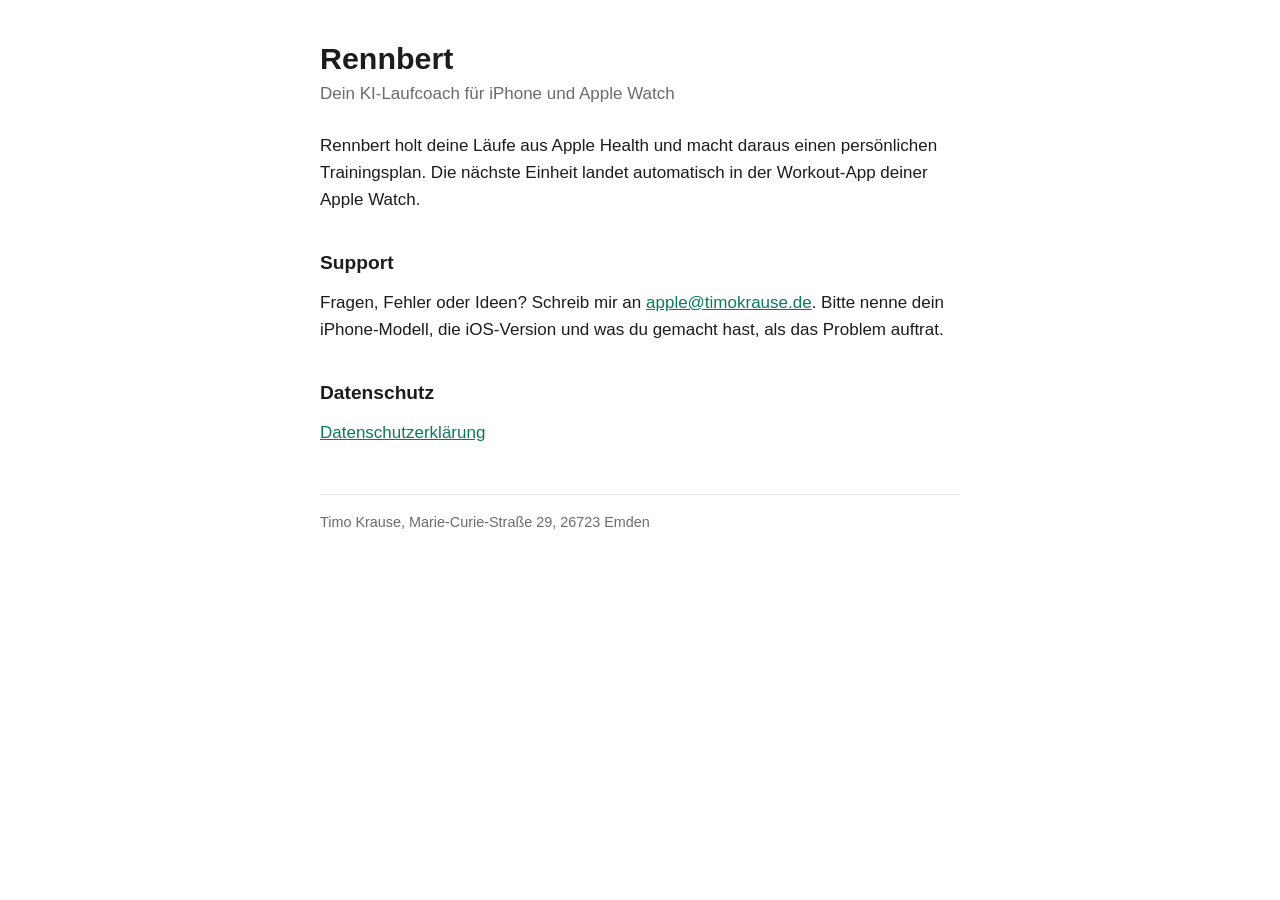
<file: index.html>
<!doctype html>
<html lang="de">
<head>
<meta charset="utf-8">
<meta name="viewport" content="width=device-width, initial-scale=1">
<title>Rennbert – Support</title>
<link rel="stylesheet" href="style.css">
</head>
<body>
<main>
  <h1>Rennbert</h1>
  <p class="meta">Dein KI-Laufcoach für iPhone und Apple Watch</p>

  <p>Rennbert holt deine Läufe aus Apple Health und macht daraus einen persönlichen Trainingsplan. Die nächste Einheit landet automatisch in der Workout-App deiner Apple Watch.</p>

  <h2>Support</h2>
  <p>Fragen, Fehler oder Ideen? Schreib mir an <a href="mailto:apple@timokrause.de">apple@timokrause.de</a>. Bitte nenne dein iPhone-Modell, die iOS-Version und was du gemacht hast, als das Problem auftrat.</p>

  <h2>Datenschutz</h2>
  <p><a href="datenschutz.html">Datenschutzerklärung</a></p>

  <footer>Timo Krause, Marie-Curie-Straße 29, 26723 Emden</footer>
</main>
</body>
</html>
</file>
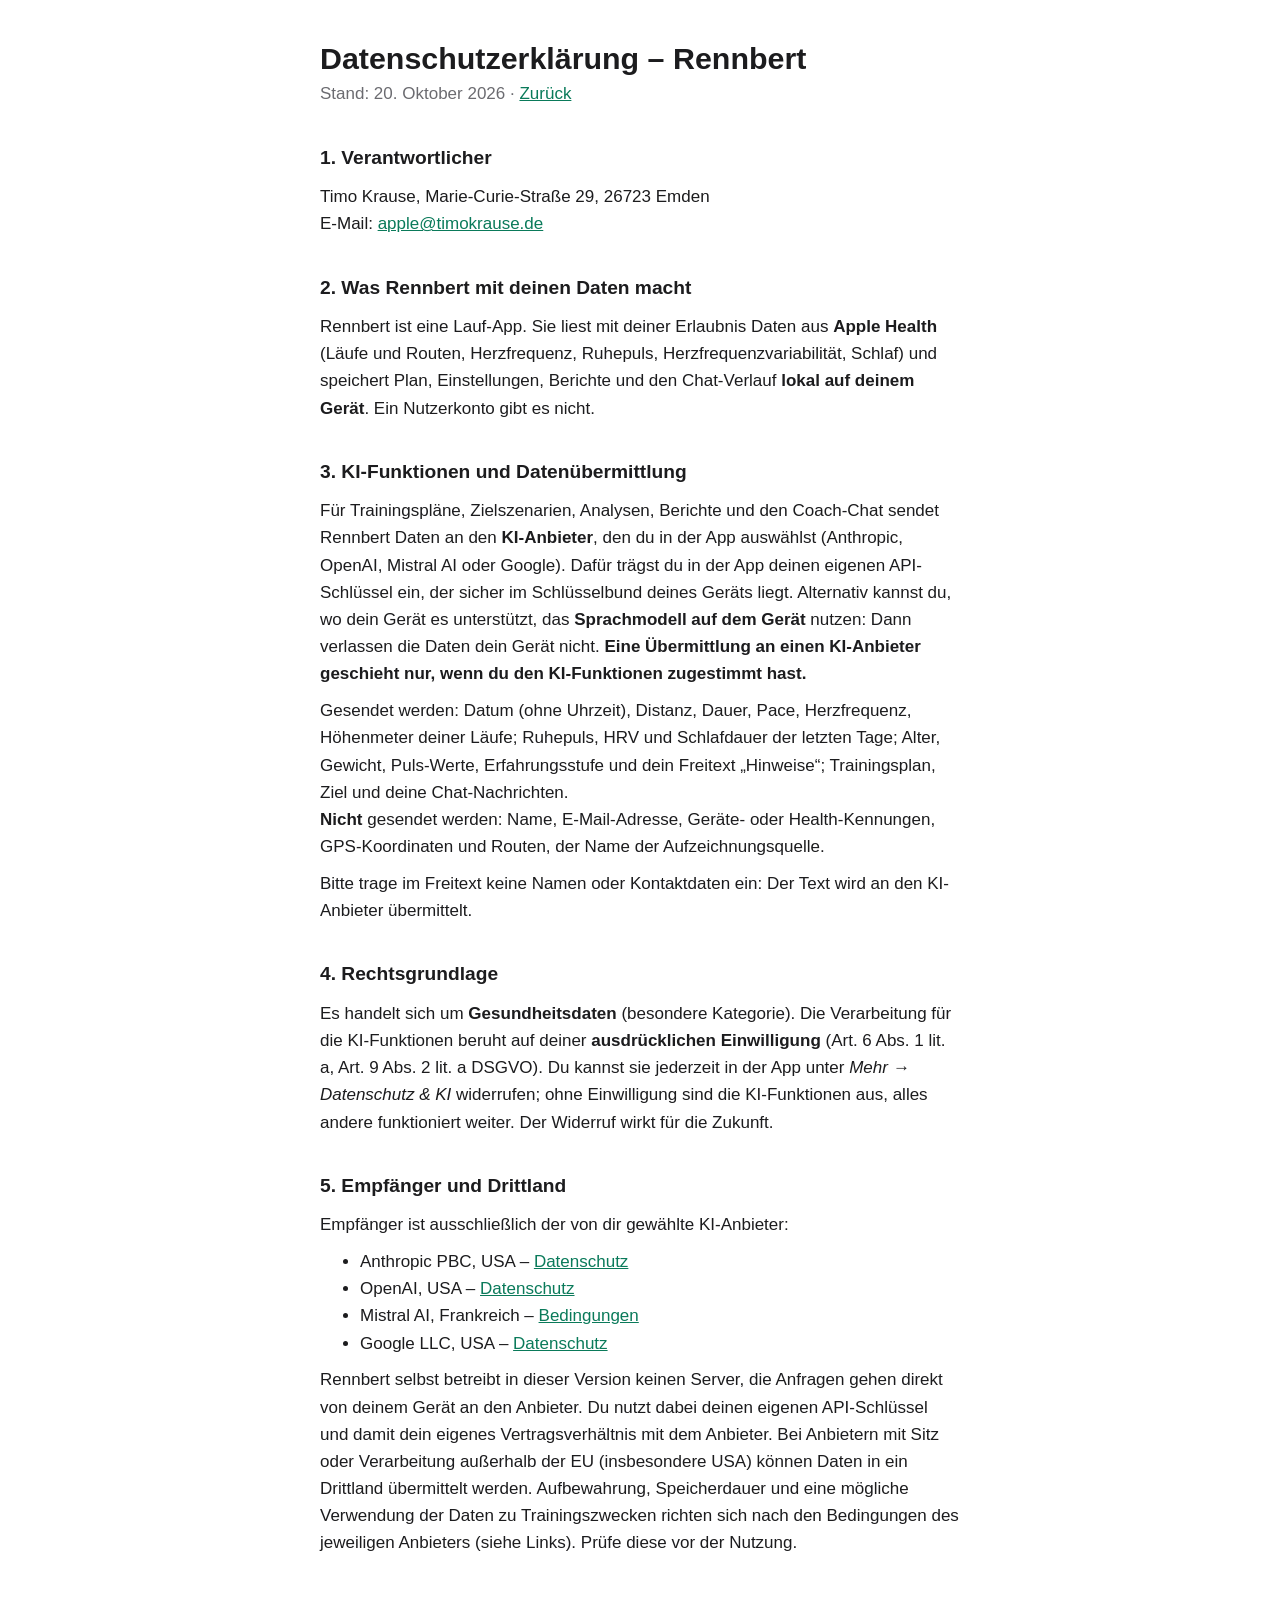
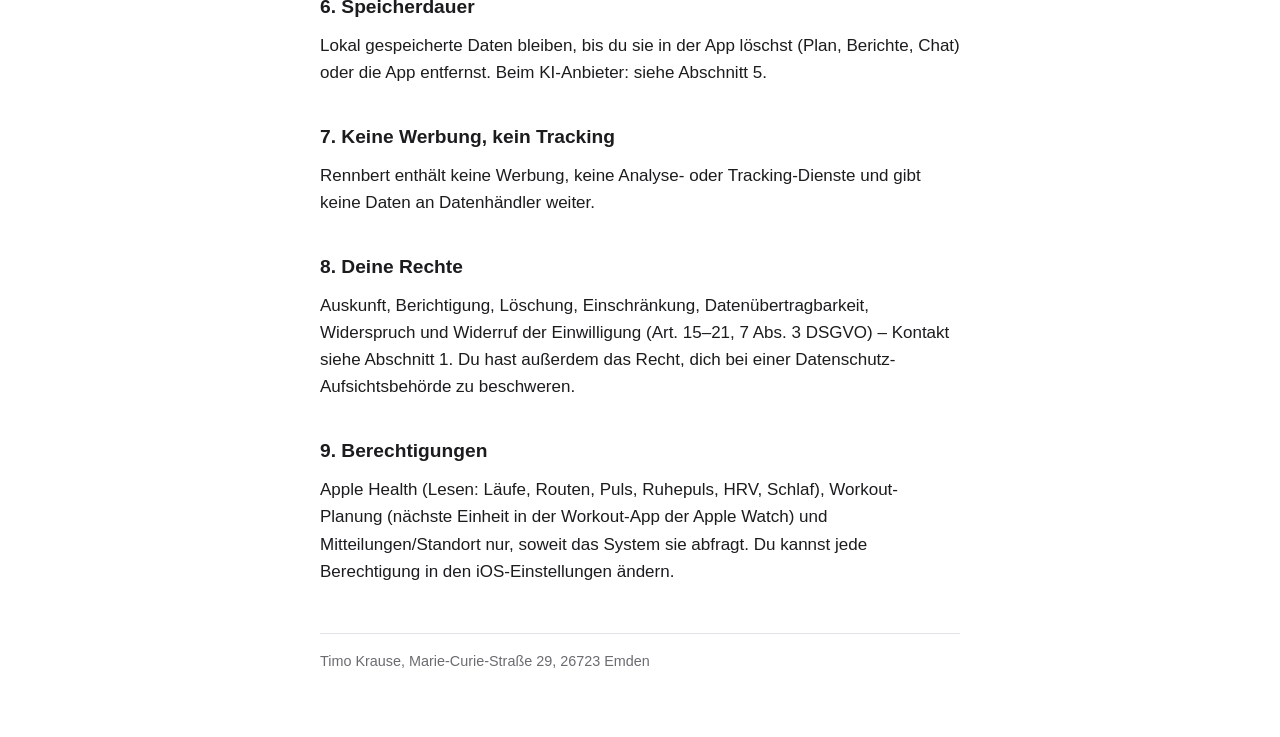
<file: datenschutz.html>
<!doctype html>
<html lang="de">
<head>
<meta charset="utf-8">
<meta name="viewport" content="width=device-width, initial-scale=1">
<title>Rennbert – Datenschutzerklärung</title>
<link rel="stylesheet" href="style.css">
</head>
<body>
<main>
  <h1>Datenschutzerklärung – Rennbert</h1>
  <p class="meta">Stand: 20. Oktober 2026 · <a href="index.html">Zurück</a></p>

  <h2>1. Verantwortlicher</h2>
  <p>Timo Krause, Marie-Curie-Straße 29, 26723 Emden<br>
  E-Mail: <a href="mailto:apple@timokrause.de">apple@timokrause.de</a></p>

  <h2>2. Was Rennbert mit deinen Daten macht</h2>
  <p>Rennbert ist eine Lauf-App. Sie liest mit deiner Erlaubnis Daten aus <strong>Apple Health</strong> (Läufe und Routen, Herzfrequenz, Ruhepuls, Herzfrequenzvariabilität, Schlaf) und speichert Plan, Einstellungen, Berichte und den Chat-Verlauf <strong>lokal auf deinem Gerät</strong>. Ein Nutzerkonto gibt es nicht.</p>

  <h2>3. KI-Funktionen und Datenübermittlung</h2>
  <p>Für Trainingspläne, Zielszenarien, Analysen, Berichte und den Coach-Chat sendet Rennbert Daten an den <strong>KI-Anbieter</strong>, den du in der App auswählst (Anthropic, OpenAI, Mistral AI oder Google). Dafür trägst du in der App deinen eigenen API-Schlüssel ein, der sicher im Schlüsselbund deines Geräts liegt. Alternativ kannst du, wo dein Gerät es unterstützt, das <strong>Sprachmodell auf dem Gerät</strong> nutzen: Dann verlassen die Daten dein Gerät nicht. <strong>Eine Übermittlung an einen KI-Anbieter geschieht nur, wenn du den KI-Funktionen zugestimmt hast.</strong></p>
  <p>Gesendet werden: Datum (ohne Uhrzeit), Distanz, Dauer, Pace, Herzfrequenz, Höhenmeter deiner Läufe; Ruhepuls, HRV und Schlafdauer der letzten Tage; Alter, Gewicht, Puls-Werte, Erfahrungsstufe und dein Freitext „Hinweise“; Trainingsplan, Ziel und deine Chat-Nachrichten.<br>
  <strong>Nicht</strong> gesendet werden: Name, E-Mail-Adresse, Geräte- oder Health-Kennungen, GPS-Koordinaten und Routen, der Name der Aufzeichnungsquelle.</p>
  <p>Bitte trage im Freitext keine Namen oder Kontaktdaten ein: Der Text wird an den KI-Anbieter übermittelt.</p>

  <h2>4. Rechtsgrundlage</h2>
  <p>Es handelt sich um <strong>Gesundheitsdaten</strong> (besondere Kategorie). Die Verarbeitung für die KI-Funktionen beruht auf deiner <strong>ausdrücklichen Einwilligung</strong> (Art. 6 Abs. 1 lit. a, Art. 9 Abs. 2 lit. a DSGVO). Du kannst sie jederzeit in der App unter <em>Mehr → Datenschutz &amp; KI</em> widerrufen; ohne Einwilligung sind die KI-Funktionen aus, alles andere funktioniert weiter. Der Widerruf wirkt für die Zukunft.</p>

  <h2>5. Empfänger und Drittland</h2>
  <p>Empfänger ist ausschließlich der von dir gewählte KI-Anbieter:</p>
  <ul>
    <li>Anthropic PBC, USA – <a href="https://www.anthropic.com/legal/privacy">Datenschutz</a></li>
    <li>OpenAI, USA – <a href="https://openai.com/policies/privacy-policy">Datenschutz</a></li>
    <li>Mistral AI, Frankreich – <a href="https://mistral.ai/terms">Bedingungen</a></li>
    <li>Google LLC, USA – <a href="https://policies.google.com/privacy">Datenschutz</a></li>
  </ul>
  <p>Rennbert selbst betreibt in dieser Version keinen Server, die Anfragen gehen direkt von deinem Gerät an den Anbieter. Du nutzt dabei deinen eigenen API-Schlüssel und damit dein eigenes Vertragsverhältnis mit dem Anbieter. Bei Anbietern mit Sitz oder Verarbeitung außerhalb der EU (insbesondere USA) können Daten in ein Drittland übermittelt werden. Aufbewahrung, Speicherdauer und eine mögliche Verwendung der Daten zu Trainingszwecken richten sich nach den Bedingungen des jeweiligen Anbieters (siehe Links). Prüfe diese vor der Nutzung.</p>

  <h2>6. Speicherdauer</h2>
  <p>Lokal gespeicherte Daten bleiben, bis du sie in der App löschst (Plan, Berichte, Chat) oder die App entfernst. Beim KI-Anbieter: siehe Abschnitt 5.</p>

  <h2>7. Keine Werbung, kein Tracking</h2>
  <p>Rennbert enthält keine Werbung, keine Analyse- oder Tracking-Dienste und gibt keine Daten an Datenhändler weiter.</p>

  <h2>8. Deine Rechte</h2>
  <p>Auskunft, Berichtigung, Löschung, Einschränkung, Datenübertragbarkeit, Widerspruch und Widerruf der Einwilligung (Art. 15–21, 7 Abs. 3 DSGVO) – Kontakt siehe Abschnitt 1. Du hast außerdem das Recht, dich bei einer Datenschutz-Aufsichtsbehörde zu beschweren.</p>

  <h2>9. Berechtigungen</h2>
  <p>Apple Health (Lesen: Läufe, Routen, Puls, Ruhepuls, HRV, Schlaf), Workout-Planung (nächste Einheit in der Workout-App der Apple Watch) und Mitteilungen/Standort nur, soweit das System sie abfragt. Du kannst jede Berechtigung in den iOS-Einstellungen ändern.</p>

  <footer>Timo Krause, Marie-Curie-Straße 29, 26723 Emden</footer>
</main>
</body>
</html>
</file>
<file: style.css>
:root { --bg:#fff; --fg:#1c1c1e; --muted:#6b6b70; --line:#e2e2e6; --accent:#0a7a5a; }
@media (prefers-color-scheme: dark) {
  :root { --bg:#111113; --fg:#f2f2f4; --muted:#9a9aa1; --line:#2a2a2e; --accent:#4cc9a0; }
}
* { box-sizing: border-box; }
body { margin:0; background:var(--bg); color:var(--fg);
  font:17px/1.6 -apple-system, BlinkMacSystemFont, "Segoe UI", Roboto, sans-serif; }
main { max-width:42rem; margin:0 auto; padding:2.5rem 1rem 4rem; }
h1 { font-size:1.9rem; line-height:1.2; margin:0 0 .25rem; }
h2 { font-size:1.2rem; margin:2.2rem 0 .5rem; }
p, ul { margin:.6rem 0; }
a { color:var(--accent); overflow-wrap:anywhere; }
.meta { color:var(--muted); margin:0 0 1.5rem; }
footer { margin-top:3rem; padding-top:1rem; border-top:1px solid var(--line); color:var(--muted); font-size:.9rem; }
</file>
